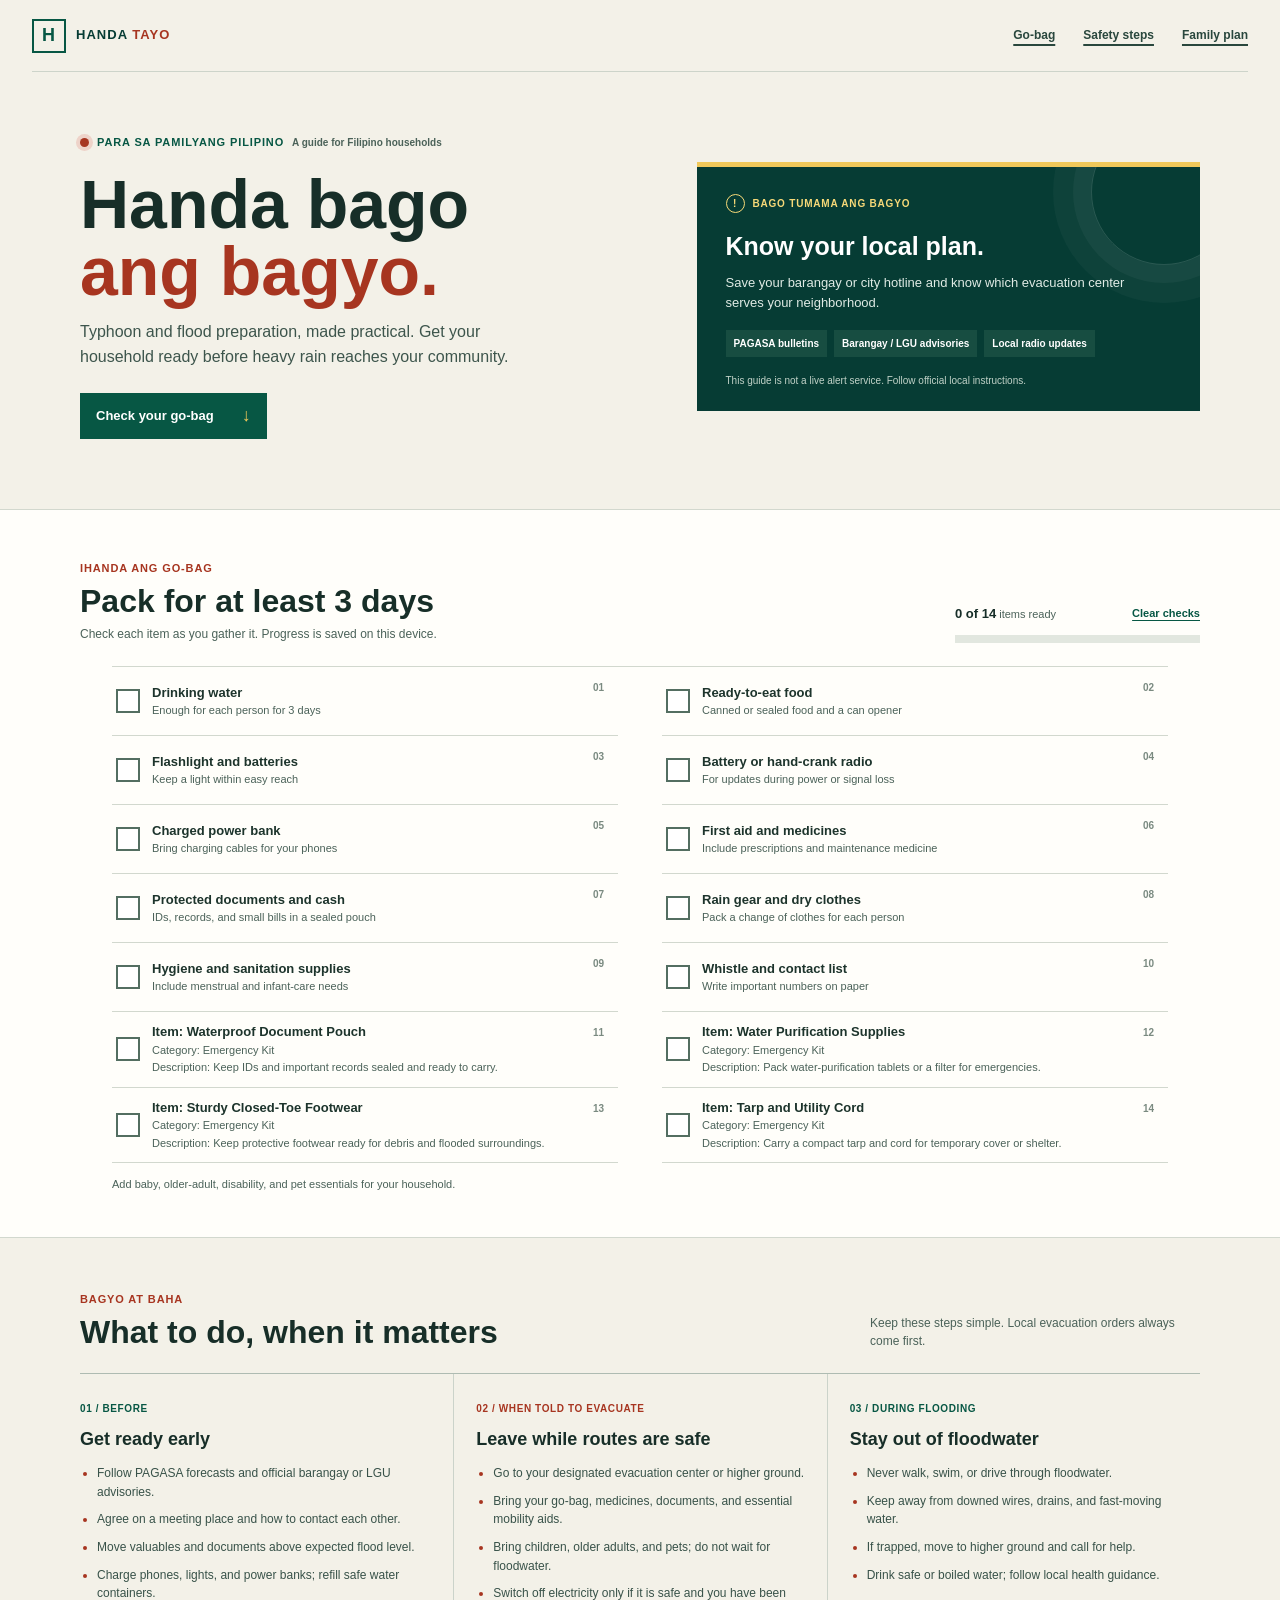
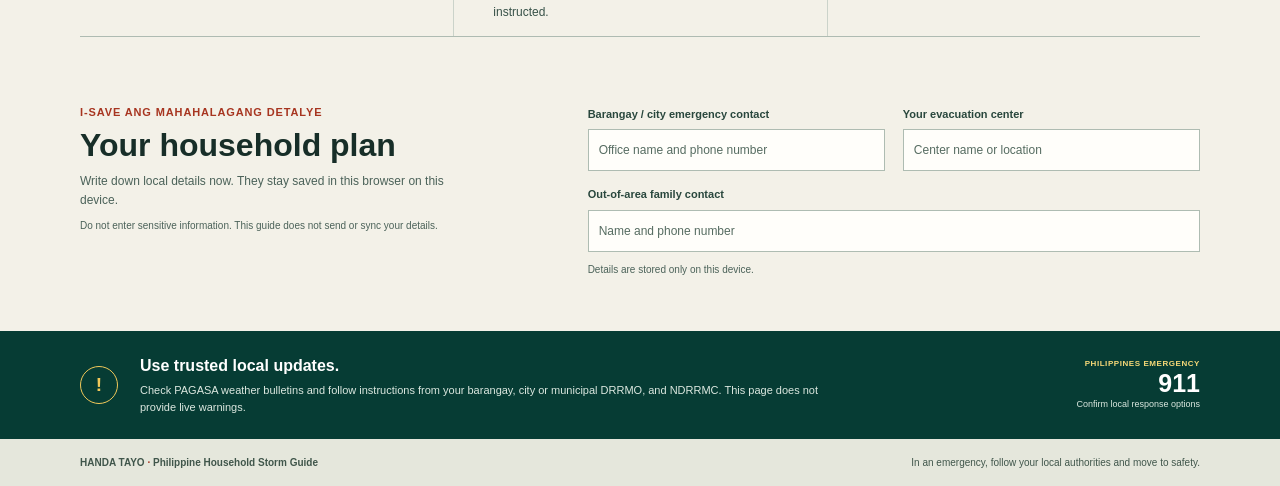
<file: index.html>
<!doctype html>
<html lang="en">
<head>
	<meta charset="utf-8">
	<meta name="viewport" content="width=device-width, initial-scale=1">
	<meta name="theme-color" content="#f3f1e8">
	<meta name="description" content="A practical, offline-friendly typhoon and flood preparedness guide for households in the Philippines.">
	<title>Handa Tayo | Philippine Household Storm Guide</title>
	<link rel="stylesheet" href="style.css">
	<script src="script.js" defer></script>
</head>
<body>
	<a class="skip-link" href="#main">Skip to guide</a>
	<header class="site-header">
		<a class="brand" href="#top" aria-label="Handa Tayo home"><span class="brand-symbol" aria-hidden="true">H</span><span>HANDA <b>TAYO</b></span></a>
		<nav class="site-nav" aria-label="Main navigation">
			<a href="#kit">Go-bag</a>
			<a href="#steps">Safety steps</a>
			<a href="#family-plan">Family plan</a>
		</nav>
	</header>

	<main id="main">
		<section class="hero page-width" id="top" aria-labelledby="page-title">
			<div class="hero-copy">
				<p class="eyebrow"><span class="eyebrow-mark" aria-hidden="true"></span> Para sa pamilyang Pilipino <span class="eyebrow-translation">A guide for Filipino households</span></p>
				<h1 id="page-title">Handa bago<br><span>ang bagyo.</span></h1>
				<p class="hero-intro">Typhoon and flood preparation, made practical. Get your household ready before heavy rain reaches your community.</p>
				<a class="primary-link" href="#kit">Check your go-bag <span aria-hidden="true">↓</span></a>
			</div>
			<aside class="hero-notice" aria-label="Important local reminder">
				<div class="notice-label"><span aria-hidden="true">!</span> Bago tumama ang bagyo</div>
				<h2>Know your local plan.</h2>
				<p>Save your barangay or city hotline and know which evacuation center serves your neighborhood.</p>
				<div class="notice-sources"><span>PAGASA bulletins</span><span>Barangay / LGU advisories</span><span>Local radio updates</span></div>
				<p class="notice-footnote">This guide is not a live alert service. Follow official local instructions.</p>
			</aside>
		</section>

		<section class="kit-section" id="kit" aria-labelledby="kit-title">
			<div class="page-width">
				<div class="section-heading">
					<div>
					<p class="eyebrow section-kicker">Ihanda ang go-bag</p>
					<h2 id="kit-title">Pack for at least 3 days</h2>
					<p class="section-description">Check each item as you gather it. Progress is saved on this device.</p>
				</div>
				<div class="progress-widget">
					<div class="progress-label"><span><strong id="progress-count">0 of 10</strong> items ready</span><button id="reset-checklist" type="button" class="text-button">Clear checks</button></div>
					<div class="progress-track" role="progressbar" aria-label="Emergency kit progress" aria-valuemin="0" aria-valuemax="10" aria-valuenow="0"><span id="progress-fill"></span></div>
				</div>
			</div>
			<div class="kit-list page-width" role="group" aria-label="Emergency go-bag checklist">
				<label class="kit-item"><input type="checkbox" data-item="water"><span class="item-copy"><strong>Drinking water</strong><small>Enough for each person for 3 days</small></span><span class="item-number">01</span></label>
				<label class="kit-item"><input type="checkbox" data-item="food"><span class="item-copy"><strong>Ready-to-eat food</strong><small>Canned or sealed food and a can opener</small></span><span class="item-number">02</span></label>
				<label class="kit-item"><input type="checkbox" data-item="light"><span class="item-copy"><strong>Flashlight and batteries</strong><small>Keep a light within easy reach</small></span><span class="item-number">03</span></label>
				<label class="kit-item"><input type="checkbox" data-item="radio"><span class="item-copy"><strong>Battery or hand-crank radio</strong><small>For updates during power or signal loss</small></span><span class="item-number">04</span></label>
				<label class="kit-item"><input type="checkbox" data-item="power"><span class="item-copy"><strong>Charged power bank</strong><small>Bring charging cables for your phones</small></span><span class="item-number">05</span></label>
				<label class="kit-item"><input type="checkbox" data-item="firstaid"><span class="item-copy"><strong>First aid and medicines</strong><small>Include prescriptions and maintenance medicine</small></span><span class="item-number">06</span></label>
				<label class="kit-item"><input type="checkbox" data-item="documents"><span class="item-copy"><strong>Protected documents and cash</strong><small>IDs, records, and small bills in a sealed pouch</small></span><span class="item-number">07</span></label>
				<label class="kit-item"><input type="checkbox" data-item="clothes"><span class="item-copy"><strong>Rain gear and dry clothes</strong><small>Pack a change of clothes for each person</small></span><span class="item-number">08</span></label>
				<label class="kit-item"><input type="checkbox" data-item="hygiene"><span class="item-copy"><strong>Hygiene and sanitation supplies</strong><small>Include menstrual and infant-care needs</small></span><span class="item-number">09</span></label>
				<label class="kit-item"><input type="checkbox" data-item="whistle"><span class="item-copy"><strong>Whistle and contact list</strong><small>Write important numbers on paper</small></span><span class="item-number">10</span></label>
				<label class="kit-item"><input type="checkbox" data-item="waterproof-documents"><span class="item-copy"><strong>Item: Waterproof Document Pouch</strong><small>Category: Emergency Kit</small><small>Description: Keep IDs and important records sealed and ready to carry.</small></span><span class="item-number">11</span></label>
				<label class="kit-item"><input type="checkbox" data-item="water-purification"><span class="item-copy"><strong>Item: Water Purification Supplies</strong><small>Category: Emergency Kit</small><small>Description: Pack water-purification tablets or a filter for emergencies.</small></span><span class="item-number">12</span></label>
				<label class="kit-item"><input type="checkbox" data-item="sturdy-footwear"><span class="item-copy"><strong>Item: Sturdy Closed-Toe Footwear</strong><small>Category: Emergency Kit</small><small>Description: Keep protective footwear ready for debris and flooded surroundings.</small></span><span class="item-number">13</span></label>
				<label class="kit-item"><input type="checkbox" data-item="tarp-cord"><span class="item-copy"><strong>Item: Tarp and Utility Cord</strong><small>Category: Emergency Kit</small><small>Description: Carry a compact tarp and cord for temporary cover or shelter.</small></span><span class="item-number">14</span></label>
			</div>
			<p class="kit-note page-width">Add baby, older-adult, disability, and pet essentials for your household.</p>
		</section>

		<section class="steps-section" id="steps" aria-labelledby="steps-title">
			<div class="page-width">
				<div class="steps-heading"><div><p class="eyebrow section-kicker">Bagyo at baha</p><h2 id="steps-title">What to do, when it matters</h2></div><p>Keep these steps simple. Local evacuation orders always come first.</p></div>
				<div class="steps-grid">
					<article class="step-block"><span class="step-tag">01 / BEFORE</span><h3>Get ready early</h3><ul><li>Follow PAGASA forecasts and official barangay or LGU advisories.</li><li>Agree on a meeting place and how to contact each other.</li><li>Move valuables and documents above expected flood level.</li><li>Charge phones, lights, and power banks; refill safe water containers.</li></ul></article>
					<article class="step-block step-block-alert"><span class="step-tag">02 / WHEN TOLD TO EVACUATE</span><h3>Leave while routes are safe</h3><ul><li>Go to your designated evacuation center or higher ground.</li><li>Bring your go-bag, medicines, documents, and essential mobility aids.</li><li>Bring children, older adults, and pets; do not wait for floodwater.</li><li>Switch off electricity only if it is safe and you have been instructed.</li></ul></article>
					<article class="step-block"><span class="step-tag">03 / DURING FLOODING</span><h3>Stay out of floodwater</h3><ul><li>Never walk, swim, or drive through floodwater.</li><li>Keep away from downed wires, drains, and fast-moving water.</li><li>If trapped, move to higher ground and call for help.</li><li>Drink safe or boiled water; follow local health guidance.</li></ul></article>
				</div>
			</div>
		</section>

		<section class="family-section page-width" id="family-plan" aria-labelledby="family-title">
			<div class="family-copy"><p class="eyebrow section-kicker">I-save ang mahahalagang detalye</p><h2 id="family-title">Your household plan</h2><p>Write down local details now. They stay saved in this browser on this device.</p><p class="privacy-note">Do not enter sensitive information. This guide does not send or sync your details.</p></div>
			<form class="family-form" id="family-form" autocomplete="on">
				<div class="field-group"><label for="barangay-contact">Barangay / city emergency contact</label><input id="barangay-contact" name="barangay-contact" type="text" maxlength="100" placeholder="Office name and phone number"></div>
				<div class="field-group"><label for="evacuation-center">Your evacuation center</label><input id="evacuation-center" name="evacuation-center" type="text" maxlength="100" placeholder="Center name or location"></div>
				<div class="field-group"><label for="family-contact">Out-of-area family contact</label><input id="family-contact" name="family-contact" type="text" maxlength="100" placeholder="Name and phone number"></div>
				<p class="save-status" id="save-status" aria-live="polite">Details are stored only on this device.</p>
			</form>
		</section>

		<section class="reminder-band" aria-labelledby="reminder-title">
			<div class="page-width reminder-content"><span class="reminder-icon" aria-hidden="true">!</span><div><h2 id="reminder-title">Use trusted local updates.</h2><p>Check PAGASA weather bulletins and follow instructions from your barangay, city or municipal DRRMO, and NDRRMC. This page does not provide live warnings.</p></div><a class="emergency-number" href="tel:911"><span>PHILIPPINES EMERGENCY</span><strong>911</strong><small>Confirm local response options</small></a></div>
		</section>
	</main>

	<footer class="site-footer"><span>HANDA TAYO <span aria-hidden="true">·</span> Philippine Household Storm Guide</span><span>In an emergency, follow your local authorities and move to safety.</span></footer>
</body>
</html>
</file>
<file: style.css>
:root {
	color-scheme: light;
	--ink: #172e28;
	--muted: #4b6259;
	--green: #075744;
	--green-deep: #063c34;
	--paper: #f3f1e8;
	--white: #fffefa;
	--line: #d2d8ce;
	--orange: #a73520;
	--yellow: #f0c85a;
	--font: "Trebuchet MS", "Segoe UI", sans-serif;
}

* { box-sizing: border-box; }
body { margin: 0; background: var(--paper); color: var(--ink); font-family: var(--font); font-size: 15px; line-height: 1.55; }
a { color: inherit; }
button, input { font: inherit; }
.page-width { width: min(1120px, calc(100% - 64px)); margin-inline: auto; }
.skip-link { position: absolute; top: -60px; left: 16px; z-index: 10; padding: 10px 14px; background: var(--green-deep); color: white; font-weight: 700; }
.skip-link:focus { top: 12px; }

.site-header { display: flex; align-items: center; justify-content: space-between; width: min(1280px, calc(100% - 64px)); min-height: 72px; margin-inline: auto; border-bottom: 1px solid #cdd4ca; }
.brand { display: inline-flex; align-items: center; gap: 10px; color: var(--green-deep); font-size: 13px; font-weight: 700; letter-spacing: .08em; text-decoration: none; white-space: nowrap; }
.brand b { color: var(--orange); }
.brand-symbol { display: grid; width: 34px; height: 34px; place-items: center; border: 2px solid var(--green); color: var(--green); font-size: 18px; font-weight: 700; }
.site-nav { display: flex; align-items: center; gap: 28px; }
.site-nav a { padding-block: 8px; color: #29473d; font-size: 12px; font-weight: 700; text-decoration-thickness: 2px; text-underline-offset: 5px; }
.site-nav a:hover, .site-nav a:focus-visible { color: var(--orange); }

.hero { display: grid; grid-template-columns: 1.05fr .95fr; align-items: center; gap: 60px; padding-block: 62px 70px; }
.hero-copy { max-width: 560px; }
.eyebrow { margin: 0; color: var(--green); font-size: 11px; font-weight: 800; letter-spacing: .08em; text-transform: uppercase; }
.hero-copy > .eyebrow { display: flex; flex-wrap: wrap; align-items: center; gap: 8px; }
.eyebrow-mark { width: 9px; height: 9px; border-radius: 50%; background: var(--orange); box-shadow: 0 0 0 4px #eed3c9; }
.eyebrow-translation { color: var(--muted); font-size: 10px; font-weight: 600; letter-spacing: 0; text-transform: none; }
h1, h2, h3, p { margin-top: 0; }
h1 { margin: 20px 0 16px; font-size: 68px; font-weight: 800; line-height: .98; letter-spacing: 0; }
h1 span { color: var(--orange); }
.hero-intro { max-width: 440px; margin-bottom: 23px; color: #3d554c; font-size: 16px; }
.primary-link { display: inline-flex; align-items: center; justify-content: space-between; gap: 28px; min-height: 46px; padding: 0 16px; background: var(--green); color: white; font-size: 13px; font-weight: 700; text-decoration: none; }
.primary-link:hover { background: var(--green-deep); }
.primary-link span { color: var(--yellow); font-size: 18px; }
.hero-notice { position: relative; overflow: hidden; padding: 27px 29px 22px; border-top: 5px solid var(--yellow); background: var(--green-deep); color: white; }
.hero-notice::after { position: absolute; top: -48px; right: -37px; width: 144px; height: 144px; border: 1px solid rgba(255,255,255,.14); border-radius: 50%; box-shadow: 0 0 0 18px rgba(255,255,255,.04), 0 0 0 38px rgba(255,255,255,.03); content: ""; pointer-events: none; }
.notice-label { display: flex; align-items: center; gap: 8px; color: #f7d978; font-size: 10px; font-weight: 800; letter-spacing: .08em; text-transform: uppercase; }
.notice-label span { display: grid; width: 19px; height: 19px; place-items: center; border: 1px solid #f7d978; border-radius: 50%; }
.hero-notice h2 { margin: 14px 0 7px; font-size: 25px; }
.hero-notice > p { max-width: 430px; margin-bottom: 17px; color: #e0ebe5; font-size: 13px; }
.notice-sources { display: flex; flex-wrap: wrap; gap: 7px; }
.notice-sources span { padding: 6px 8px; background: #174d41; color: #fff; font-size: 10px; font-weight: 700; }
.hero-notice .notice-footnote { margin: 16px 0 0; color: #c1d2c8; font-size: 10px; }

.kit-section { padding-block: 50px 44px; background: var(--white); border-block: 1px solid var(--line); }
.section-heading { display: flex; align-items: end; justify-content: space-between; gap: 24px; margin-bottom: 23px; }
.section-kicker { margin-bottom: 6px; color: var(--orange); }
.section-heading h2, .steps-heading h2, .family-copy h2 { margin-bottom: 5px; font-size: 32px; font-weight: 800; line-height: 1.15; }
.section-description { margin: 0; color: var(--muted); font-size: 12px; }
.progress-widget { width: 245px; flex: 0 0 245px; }
.progress-label { display: flex; align-items: center; justify-content: space-between; gap: 10px; margin-bottom: 8px; color: var(--muted); font-size: 11px; }
.progress-label strong { color: var(--ink); font-size: 13px; }
.text-button { padding: 5px 0; border: 0; background: transparent; color: var(--green); cursor: pointer; font-size: 11px; font-weight: 800; text-decoration: underline; text-underline-offset: 3px; }
.text-button:focus-visible { outline: 3px solid var(--orange); outline-offset: 3px; }
.progress-track { overflow: hidden; height: 8px; background: #e2e7df; }
.progress-track span { display: block; width: 0; height: 100%; background: var(--orange); transition: width .2s ease; }
.kit-list { display: grid; grid-template-columns: repeat(2, minmax(0, 1fr)); border-top: 1px solid var(--line); }
.kit-item { position: relative; display: flex; align-items: center; gap: 12px; min-width: 0; min-height: 69px; padding: 11px 14px 11px 4px; border-bottom: 1px solid var(--line); cursor: pointer; }
.kit-item:nth-child(odd) { margin-right: 22px; }
.kit-item:nth-child(even) { margin-left: 22px; }
.kit-item input { appearance: none; display: grid; width: 24px; height: 24px; flex: 0 0 24px; place-items: center; margin: 0; border: 2px solid #536e61; border-radius: 0; background: white; cursor: pointer; }
.kit-item input::after { width: 6px; height: 11px; border: solid white; border-width: 0 2px 2px 0; content: ""; opacity: 0; transform: rotate(45deg) translate(-1px, -1px); }
.kit-item input:checked { border-color: var(--green); background: var(--green); }
.kit-item input:checked::after { opacity: 1; }
.kit-item input:focus-visible { outline: 3px solid #a73520; outline-offset: 3px; }
.item-copy { display: grid; min-width: 0; gap: 2px; }
.item-copy strong { color: #1d342c; font-size: 13px; line-height: 1.35; }
.item-copy small { color: #4b6259; font-size: 11px; line-height: 1.4; }
.kit-item input:checked ~ .item-copy strong { color: #53675e; text-decoration: line-through; }
.item-number { align-self: flex-start; margin: 2px 0 0 auto; color: #7a8a80; font-size: 10px; font-weight: 800; }
.kit-note { margin-top: 13px; margin-bottom: 0; color: var(--muted); font-size: 11px; }

.steps-section { padding-block: 53px 57px; }
.steps-heading { display: flex; align-items: end; justify-content: space-between; gap: 24px; margin-bottom: 22px; }
.steps-heading h2 { margin-bottom: 0; }
.steps-heading > p { max-width: 330px; margin: 0; color: var(--muted); font-size: 12px; }
.steps-grid { display: grid; grid-template-columns: repeat(3, minmax(0, 1fr)); border-top: 1px solid #aebbb2; border-bottom: 1px solid #aebbb2; }
.step-block { min-width: 0; padding: 21px 22px 15px 0; }
.step-block + .step-block { padding-left: 22px; border-left: 1px solid #cbd3ca; }
.step-tag { display: inline-block; margin-bottom: 10px; color: var(--green); font-size: 10px; font-weight: 800; letter-spacing: .06em; }
.step-block-alert .step-tag { color: var(--orange); }
.step-block h3 { margin-bottom: 10px; font-size: 18px; }
.step-block ul { display: grid; gap: 9px; margin: 0; padding-left: 17px; color: #385249; font-size: 12px; }
.step-block li::marker { color: var(--orange); }

.family-section { display: grid; grid-template-columns: .85fr 1.15fr; gap: 55px; padding-block: 10px 54px; }
.family-copy h2 { margin-bottom: 8px; }
.family-copy > p:not(.eyebrow) { max-width: 370px; margin-bottom: 9px; color: var(--muted); font-size: 12px; }
.family-copy .privacy-note { font-size: 10px !important; }
.family-form { display: grid; grid-template-columns: repeat(2, minmax(0, 1fr)); gap: 15px 18px; padding-top: 2px; }
.field-group { display: grid; align-content: start; gap: 6px; min-width: 0; }
.field-group:last-of-type { grid-column: 1 / -1; }
.field-group label { color: #29473d; font-size: 11px; font-weight: 800; }
.field-group input { width: 100%; min-width: 0; height: 42px; padding: 0 10px; border: 1px solid #aebcb2; border-radius: 0; background: var(--white); color: var(--ink); font-size: 12px; }
.field-group input::placeholder { color: #566c61; }
.field-group input:focus-visible { outline: 3px solid #d06b31; outline-offset: 2px; }
.save-status { grid-column: 1 / -1; margin: -5px 0 0; color: var(--muted); font-size: 10px; }
.save-status.is-saving { color: #704400; }

.reminder-band { background: var(--green-deep); color: white; }
.reminder-content { display: grid; grid-template-columns: 42px minmax(0, 1fr) 140px; align-items: center; gap: 18px; padding-block: 23px; }
.reminder-icon { display: grid; width: 38px; height: 38px; place-items: center; border: 1px solid var(--yellow); border-radius: 50%; color: var(--yellow); font-size: 19px; font-weight: 800; }
.reminder-content h2 { margin-bottom: 3px; font-size: 16px; }
.reminder-content p { max-width: 700px; margin: 0; color: #dce8e0; font-size: 11px; }
.emergency-number { display: grid; justify-items: end; color: white; text-align: right; text-decoration: none; }
.emergency-number span { color: #f7d978; font-size: 8px; font-weight: 800; letter-spacing: .07em; }
.emergency-number strong { font-size: 25px; line-height: 1.1; }
.emergency-number small { color: #dce8e0; font-size: 9px; }
.emergency-number:focus-visible { outline: 3px solid var(--yellow); outline-offset: 4px; }
.site-footer { display: flex; justify-content: space-between; gap: 20px; padding: 16px max(32px, calc((100% - 1120px) / 2)); background: #e5e7dc; color: #40564b; font-size: 10px; }
.site-footer span:first-child { font-weight: 800; }
.site-footer span:first-child span { color: var(--orange); }

@media (max-width: 800px) {
	.page-width, .site-header { width: calc(100% - 40px); }
	.hero { gap: 30px; padding-block: 47px 53px; }
	h1 { font-size: 56px; }
	.hero-notice { padding-inline: 22px; }
	.kit-list { grid-template-columns: 1fr; }
	.kit-item:nth-child(odd), .kit-item:nth-child(even) { margin-inline: 0; }
	.steps-grid { grid-template-columns: 1fr; }
	.step-block, .step-block + .step-block { padding: 18px 0; border-left: 0; }
	.step-block + .step-block { border-top: 1px solid #cbd3ca; }
	.step-block ul { grid-template-columns: repeat(2, minmax(0, 1fr)); column-gap: 28px; }
	.family-section { grid-template-columns: 1fr 1.4fr; gap: 25px; }
	.site-footer { padding-inline: 20px; }
}

@media (max-width: 520px) {
	.page-width, .site-header { width: calc(100% - 32px); }
	.site-header { min-height: 64px; }
	.brand { gap: 7px; font-size: 11px; }
	.brand-symbol { width: 30px; height: 30px; }
	.site-nav { gap: 12px; }
	.site-nav a { font-size: 10px; }
	.hero { grid-template-columns: 1fr; gap: 27px; padding-block: 36px 39px; }
	.hero-copy > .eyebrow { gap: 7px; font-size: 9px; }
	.eyebrow-translation { flex-basis: 100%; margin-left: 16px; }
	h1 { margin-top: 17px; font-size: 51px; }
	.hero-intro { font-size: 14px; }
	.hero-notice { padding: 22px 20px 18px; }
	.hero-notice h2 { font-size: 22px; }
	.kit-section { padding-block: 37px 32px; }
	.section-heading, .steps-heading { align-items: flex-start; flex-direction: column; gap: 16px; }
	.section-heading h2, .steps-heading h2, .family-copy h2 { font-size: 27px; }
	.section-description { font-size: 11px; }
	.progress-widget { width: 100%; flex-basis: auto; }
	.kit-item { min-height: 68px; gap: 10px; padding-right: 4px; }
	.item-copy strong { font-size: 12px; }
	.item-copy small { font-size: 10px; }
	.item-number { font-size: 9px; }
	.steps-section { padding-block: 38px 40px; }
	.steps-heading > p { font-size: 11px; }
	.step-block ul { grid-template-columns: 1fr; gap: 8px; }
	.family-section { grid-template-columns: 1fr; gap: 12px; padding-block: 2px 36px; }
	.family-form { grid-template-columns: 1fr; gap: 12px; }
	.field-group:last-of-type { grid-column: auto; }
	.save-status { grid-column: auto; }
	.reminder-content { grid-template-columns: 32px minmax(0, 1fr); gap: 11px; padding-block: 19px; }
	.reminder-icon { width: 30px; height: 30px; font-size: 16px; }
	.reminder-content h2 { font-size: 14px; }
	.reminder-content p { font-size: 10px; }
	.emergency-number { grid-column: 2; justify-items: start; text-align: left; }
	.site-footer { flex-direction: column; gap: 5px; padding: 13px 16px; }
}

@media (max-width: 350px) {
	.page-width, .site-header { width: calc(100% - 24px); }
	.site-nav { gap: 8px; }
	.site-nav a { font-size: 9px; }
	.brand { font-size: 10px; }
	.brand-symbol { width: 27px; height: 27px; }
	h1 { font-size: 47px; }
	.notice-sources { display: grid; grid-template-columns: 1fr; }
}

@media (prefers-reduced-motion: reduce) {
	*, *::before, *::after { transition-duration: .01ms !important; }
}
</file>
